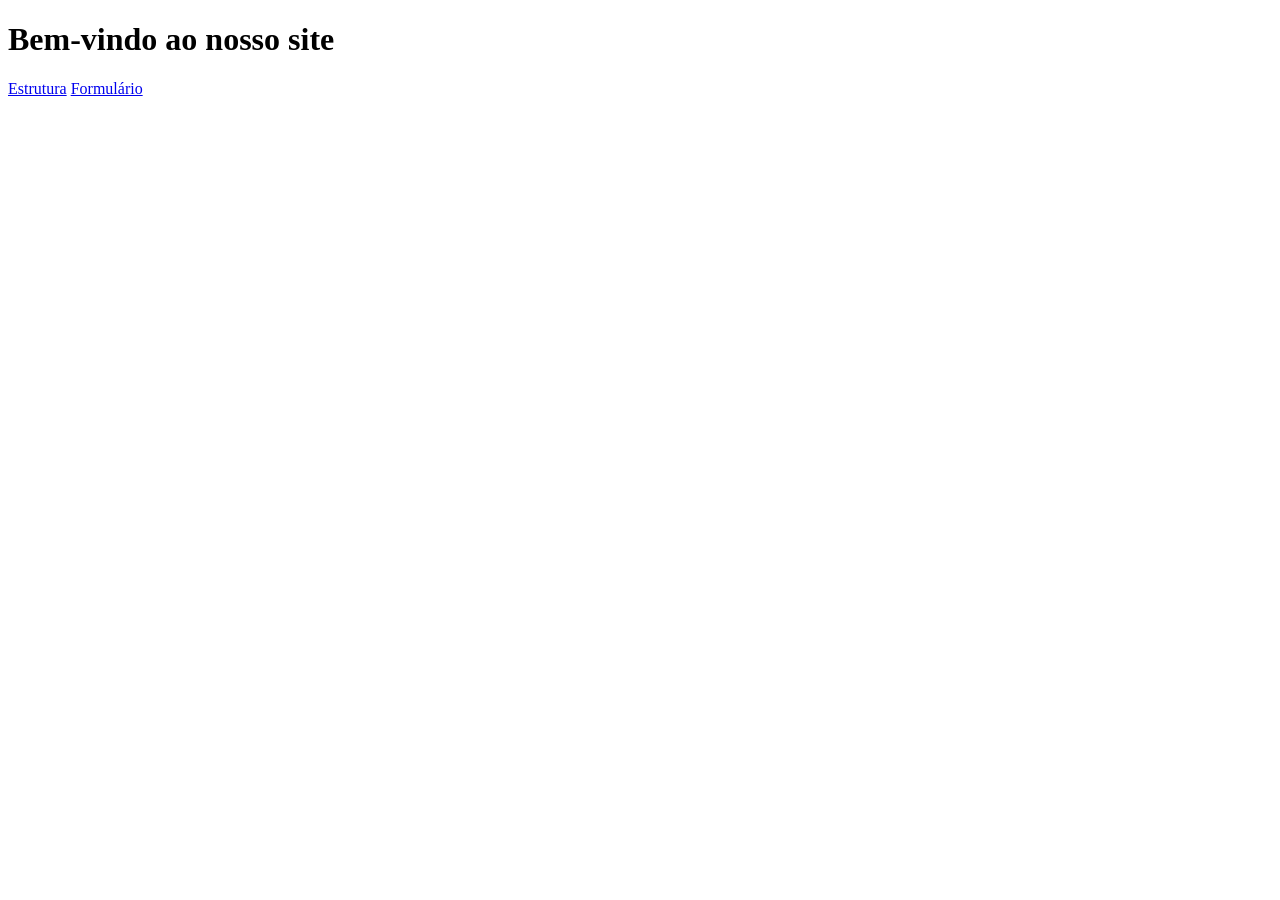
<file: Aula01/index.html>
<!DOCTYPE html>
<html lang="pt-br">

<head>
    <meta charset="UTF-8">
    <meta name="viewport" content="width=device-width, initial-scale=1.0">
    <title>Document</title>
</head>

<body>
    <h1>Bem-vindo ao nosso site</h1>
    <a href="estrutura.html">Estrutura</a>
    <a href="form.html">Formulário</a>
</body>

</html>
</file>
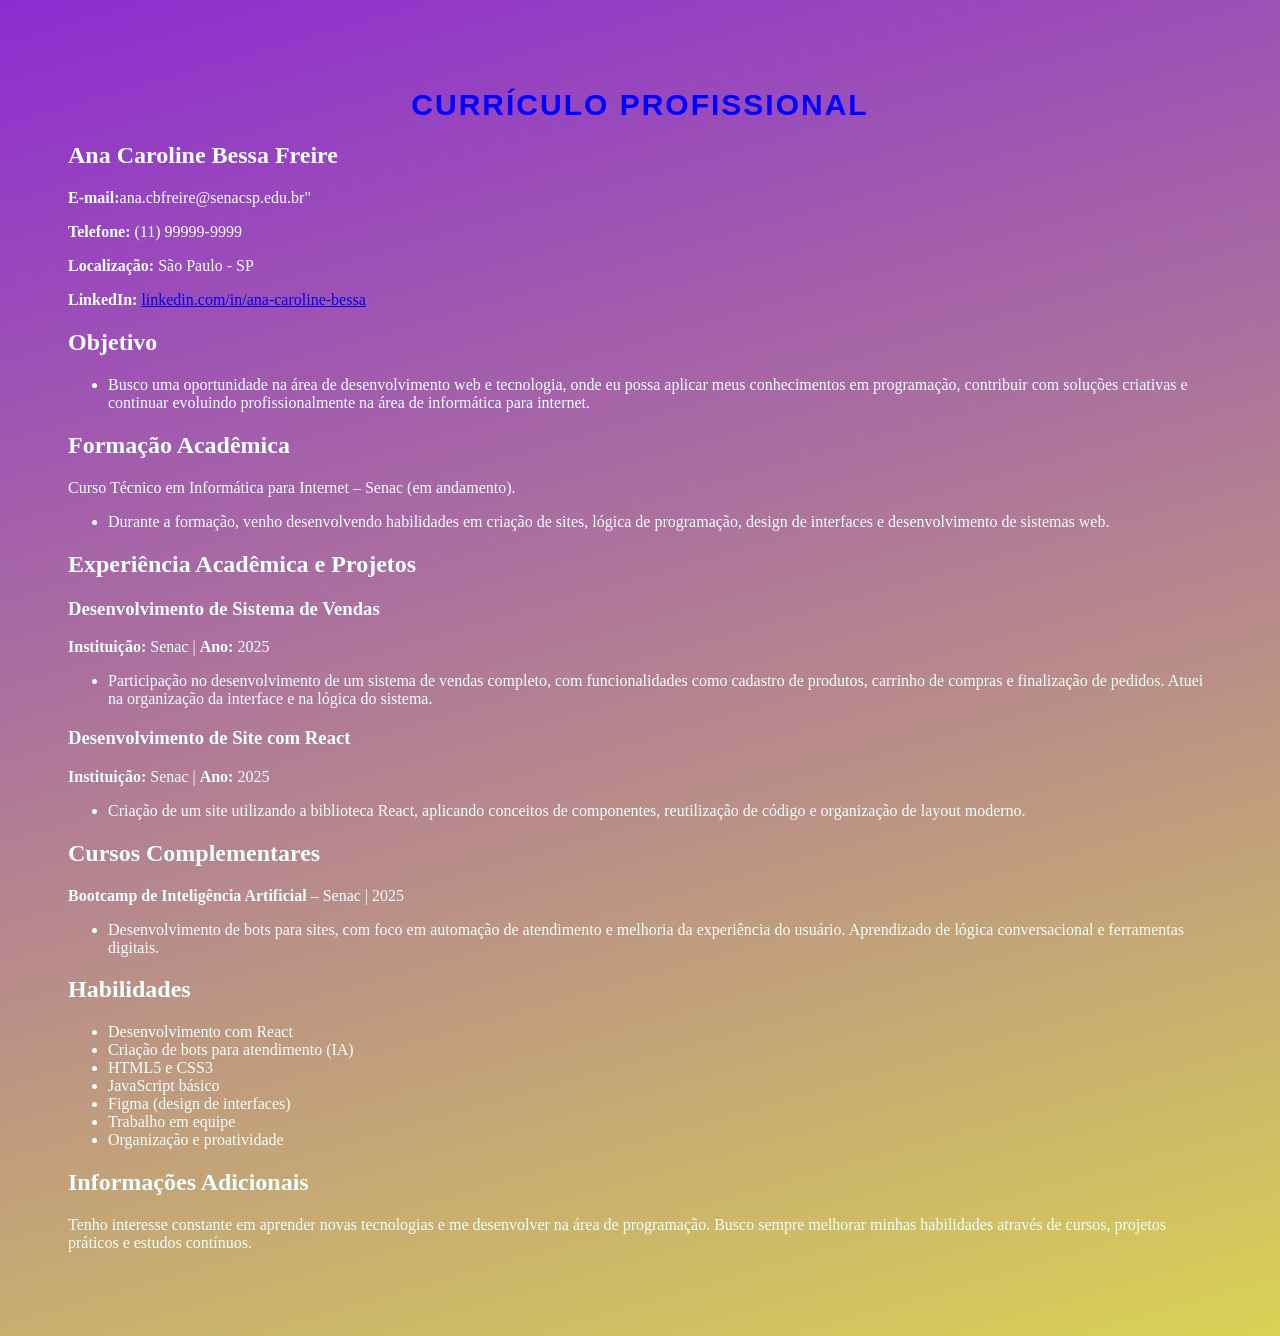
<file: Aula01/exercicio/index.html>
<!DOCTYPE html>
<html lang="pt-br">

<head>
    <meta charset="UTF-8">
    <meta name="viewport" content="width=device-width, initial-scale=1.0">
    <title>Currículo - Ana Caroline</title>
    <style>
        body {
            background: #8c2cd1;
            background: linear-gradient(164deg, rgba(140, 44, 209, 1) 0%, rgba(217, 210, 85, 1) 100%);
            color: azure;
            padding: 60px;
        }

        h1 {
            color: blue;
            font-size: 30px;
            font-family: "Arial";
            letter-spacing: 2px;
            font-weight: 900;
            text-transform: uppercase;

        }

        header h1 {
            text-align: center;

        }
    </style>
</head>

<body>

    <header>
        <h1>Currículo Profissional</h1>
    </header>

    <main>
        <section>
            <h2>
                Ana Caroline Bessa Freire</h2>
            <p><strong>E-mail:</strong>ana.cbfreire@senacsp.edu.br" </p>
            <p><strong>Telefone:</strong> (11) 99999-9999</p>
            <p><strong>Localização:</strong> São Paulo - SP</p>
            <p>
                <strong>LinkedIn:</strong>
                <a href="https://www.linkedin.com/in/ana-caroline-bessa-072845394/" target="_blank">
                    linkedin.com/in/ana-caroline-bessa
                </a>
            </p>
        </section>

        <section>
            <h2>Objetivo</h2>
            <p>
                <ul>
                    <li>Busco uma oportunidade na área de desenvolvimento web e tecnologia, onde eu possa aplicar
                        meus conhecimentos em programação, contribuir com soluções criativas e continuar evoluindo
                        profissionalmente na área de informática para internet.</li>
                </ul>

            </p>
        </section>

        <section>
            <h2>Formação Acadêmica</h2>
            <p>
                Curso Técnico em Informática para Internet – Senac (em andamento).
            </p>
            <p>
                <ul>
                    <li>Durante a formação, venho desenvolvendo habilidades em criação de sites, lógica de programação,
                        design de interfaces e desenvolvimento de sistemas web.</li>
                </ul>

            </p>
        </section>

        <section>
            <h2>Experiência Acadêmica e Projetos</h2>

            <article>
                <h3>Desenvolvimento de Sistema de Vendas</h3>
                <p><strong>Instituição:</strong> Senac | <strong>Ano:</strong> 2025</p>
                <p>
                    <ul>
                        <li>Participação no desenvolvimento de um sistema de vendas completo, com funcionalidades
                            como cadastro de produtos, carrinho de compras e finalização de pedidos.
                            Atuei na organização da interface e na lógica do sistema.</li>
                    </ul>

                </p>
            </article>

            <article>
                <h3>Desenvolvimento de Site com React</h3>
                <p><strong>Instituição:</strong> Senac | <strong>Ano:</strong> 2025</p>
                <p>
                    <ul>
                        <li>Criação de um site utilizando a biblioteca React, aplicando conceitos de componentes,
                            reutilização de código e organização de layout moderno.</li>
                    </ul>

                </p>
            </article>

        </section>

        <section>
            <h2>Cursos Complementares</h2>
            <p><strong>Bootcamp de Inteligência Artificial</strong> – Senac | 2025</p>
            <p>
                <ul>
                    <li>Desenvolvimento de bots para sites, com foco em automação de atendimento e melhoria da
                        experiência do usuário. Aprendizado de lógica conversacional e ferramentas digitais.</li>
                </ul>

            </p>
        </section>

        <section>
            <h2>Habilidades</h2>
            <ul>
                <li>Desenvolvimento com React</li>
                <li>Criação de bots para atendimento (IA)</li>
                <li>HTML5 e CSS3</li>
                <li>JavaScript básico</li>
                <li>Figma (design de interfaces)</li>
                <li>Trabalho em equipe</li>
                <li>Organização e proatividade</li>
            </ul>
        </section>

        <section>
            <h2>Informações Adicionais</h2>
            <p>
                Tenho interesse constante em aprender novas tecnologias e me desenvolver na área de programação.
                Busco sempre melhorar minhas habilidades através de cursos, projetos práticos e estudos contínuos.
            </p>
        </section>
    </main>

</body>

</html>
</file>
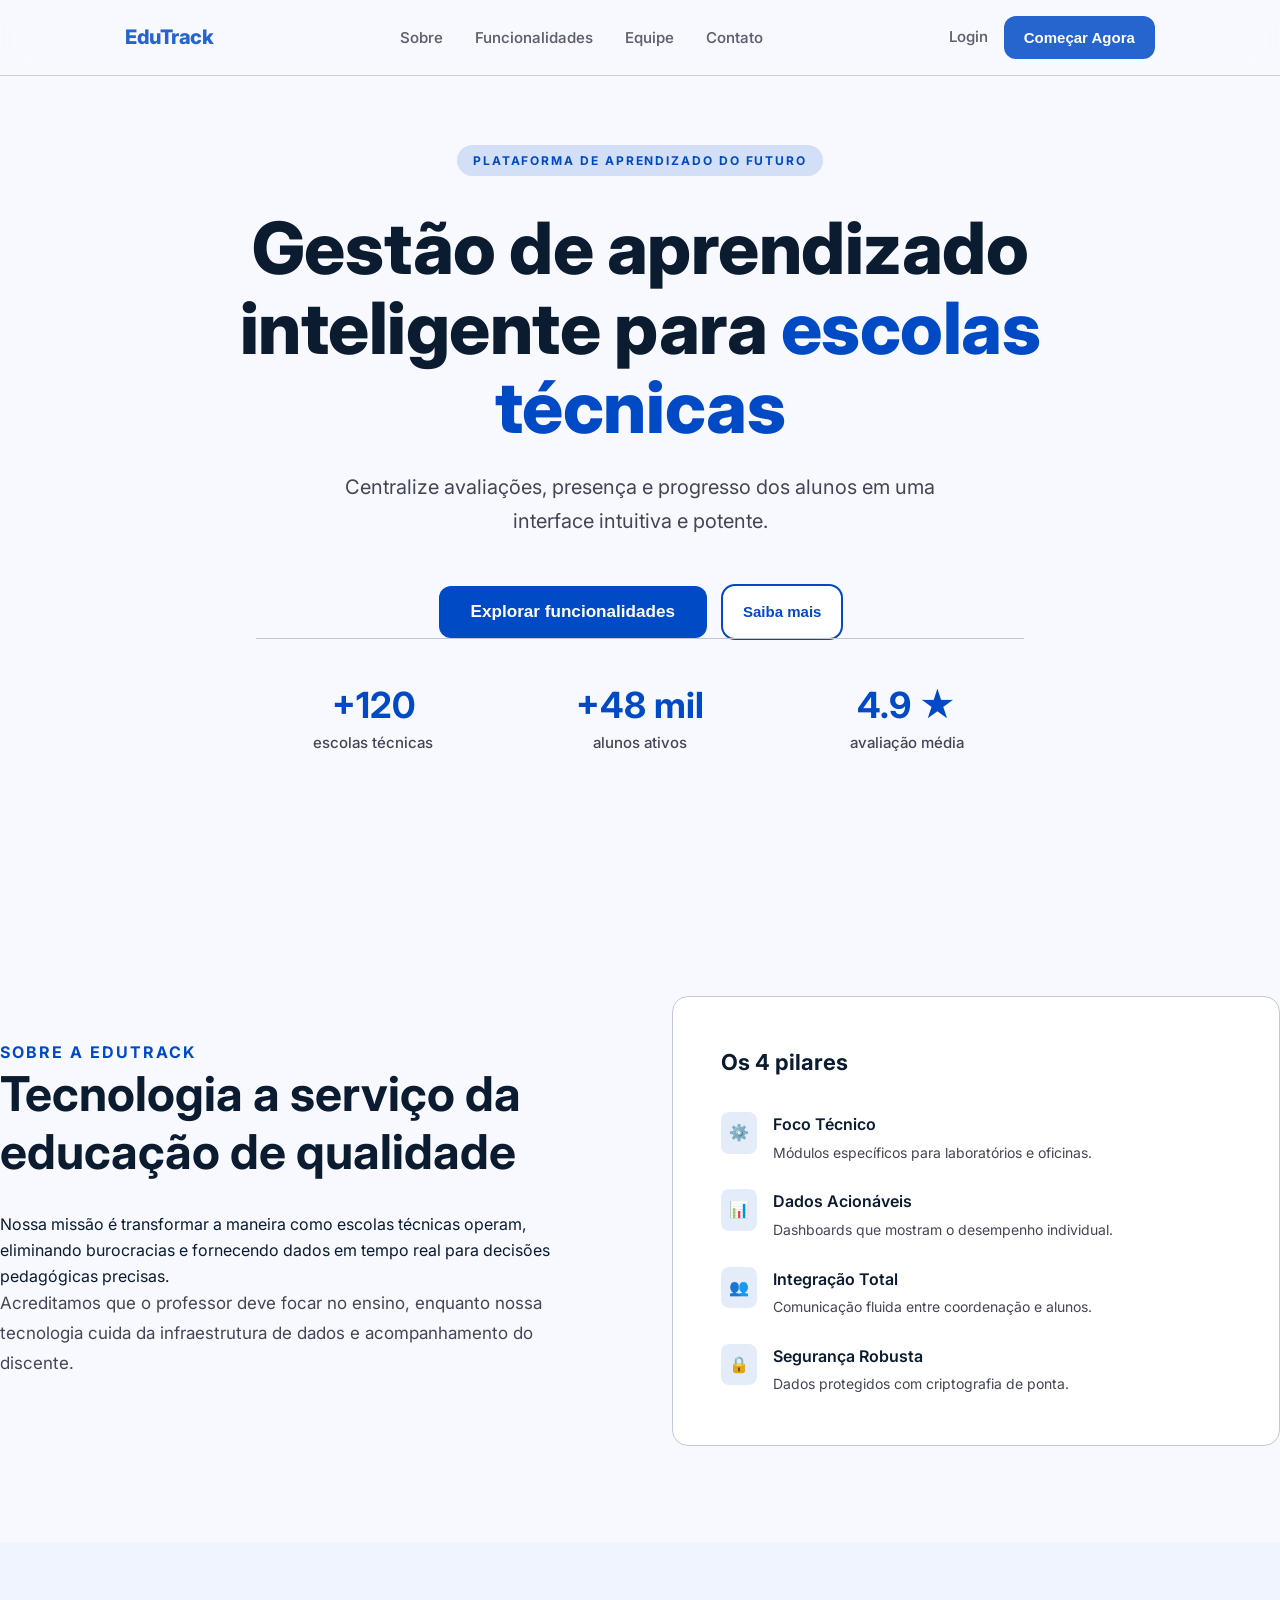
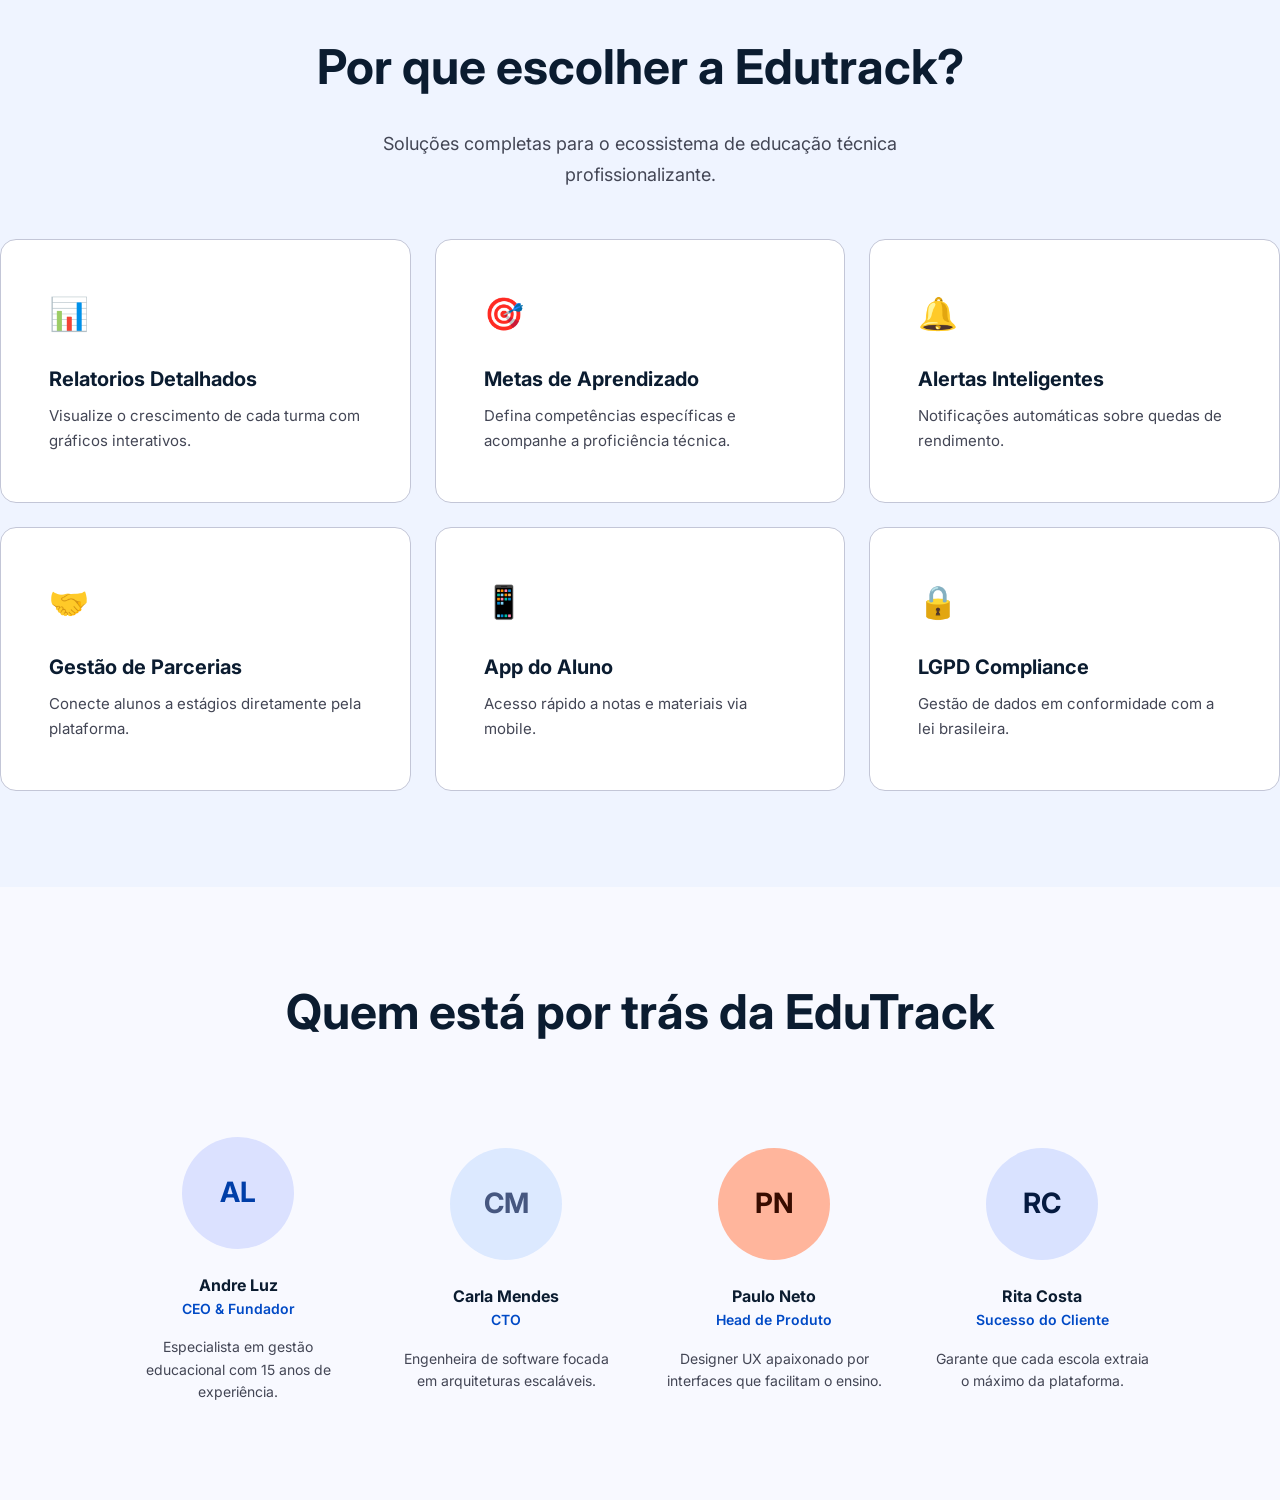
<file: aula04/landingPage/index.html>
<!DOCTYPE html>
<html lang="pt-br">

<head>
    <meta charset="UTF-8">
    <meta name="viewport" content="width=device-width, initial-scale=1.0">
    <link rel="preconnect" href="https://fonts.googleapis.com">
    <link rel="preconnect" href="https://fonts.gstatic.com" crossorigin>
    <link
        href="https://fonts.googleapis.com/css2?family=Inter:ital,opsz,wght@0,14..32,100..900;1,14..32,100..900&display=swap"
        rel="stylesheet">
    <link rel="stylesheet" href="style.css">
    <title>Landing Page EduTrack</title>
</head>

<body>
    <header class="navbar">
        <nav class="navbar-inner">
            <a href="#" class="navbar-logo">EduTrack</a>

            <ul class="navbar-links">
                <li><a href="#sobre">Sobre</a></li>
                <li><a href="#funcionalidades">Funcionalidades</a></li>
                <li><a href="#equipe">Equipe</a></li>
                <li><a href="#contato">Contato</a></li>
            </ul>
            <div class="navbar-botoes">
                <a href="#login" class="navbar-login-link">Login</a>
                <button class="navbar-button">Começar Agora</button>
            </div>


        </nav>

    </header>

    <main>
        <section class="hero">
            <span class="hero-label">Plataforma de Aprendizado do futuro</span>
            <h1 class="hero-titulo">Gestão de aprendizado inteligente para <span>escolas técnicas</span></h1>
            <p class="hero-subtitulo">Centralize avaliações, presença e progresso dos alunos em uma interface intuitiva
                e potente.</p>
            <div class="hero-botoes">
                <button class="btn-funcionalidades">Explorar funcionalidades</button>
                <button class="btn-saiba-mais">Saiba mais</button>
            </div>
            <div class="hero-estatisticas">
                <div class="hero-estatisticas-item">
                    <span class="dados-numeros">+120</span>
                    <span class="dados-descricao">escolas técnicas</span>
                </div>
                <div class="hero-estatisticas-item">
                    <span class="dados-numeros">+48 mil</span>
                    <span class="dados-descricao">alunos ativos</span>
                </div>
                <div class="hero-estatisticas-item">
                    <span class="dados-numeros">4.9 ★</span>
                    <span class="dados-descricao">avaliação média</span>
                </div>
            </div>
        </section>

        <section class="sobre">

            <div class="container">

                <div class="sobre-texto">

                    <span>Sobre a Edutrack</span>

                    <h2>Tecnologia a serviço da educação de qualidade</h2>



                    <p class="class-sobre-paragrafo">Nossa missão é transformar a maneira como escolas
                        técnicas operam, eliminando burocracias e fornecendo dados em tempo real para decisões
                        pedagógicas precisas.

                    </p>



                    <p class="sobre-paragrafo">Acreditamos que o professor deve focar no ensino,
                        enquanto nossa tecnologia cuida da infraestrutura de dados e acompanhamento do discente.</p>



                </div>




                <!-- Início da Segunda coluna ->coluna dos pilares -->

                <div class="sobre-pilares">



                    <h3 class="sobre-pilares-titulo">Os 4 pilares</h3>




                    <ul class="pilares-lista">

                        <li class="pilar">

                            <div class="pilar-icone">⚙️</div>

                            <div>

                                <strong class="pilar-titulo">Foco Técnico</strong>

                                <span class="pilar-descricao">Módulos específicos para laboratórios
                                    e oficinas.</span>

                            </div>

                        </li>



                        <li class="pilar">

                            <div class="pilar-icone">📊</div>

                            <div>

                                <strong class="pilar-titulo">Dados Acionáveis</strong>

                                <span class="pilar-descricao">Dashboards que mostram o desempenho
                                    individual.</span>

                            </div>

                        </li>



                        <li class="pilar">

                            <div class="pilar-icone">👥</div>

                            <div>

                                <strong class="pilar-titulo">Integração Total</strong>

                                <span class="pilar-descricao">Comunicação fluida entre coordenação e
                                    alunos.</span>

                            </div>

                        </li>



                        <li class="pilar">

                            <div class="pilar-icone">🔒</div>

                            <div>

                                <strong class="pilar-titulo">Segurança Robusta</strong>

                                <span class="pilar-descricao">Dados protegidos com criptografia de
                                    ponta.</span>

                            </div>

                        </li>

                    </ul>



        </section>

        <section class="solucoes">

            <div class="container">

                <header class="solucoes-header">
                    <h2>Por que escolher a Edutrack?</h2>
                    <p class="solucoes-descricao">Soluções completas para o ecossistema de educação técnica
                        profissionalizante.</p>
                </header>

                <div class="cards-grid">

                    <div class="card">
                        <div class="card-icone">📊</div>
                        <div class="card-titulo">Relatorios Detalhados</div>
                        <p class="card-descricao">Visualize o crescimento de cada turma com gráficos interativos.</p>
                    </div>

                    <div class="card">
                        <div class="card-icone">🎯</div>
                        <div class="card-titulo">Metas de Aprendizado</div>
                        <p class="card-descricao">Defina competências específicas e acompanhe a proficiência técnica.
                        </p>
                    </div>

                    <div class="card">
                        <div class="card-icone">🔔</div>
                        <div class="card-titulo">Alertas Inteligentes</div>
                        <p class="card-descricao">Notificações automáticas sobre quedas de rendimento.</p>
                    </div>

                    <div class="card">
                        <div class="card-icone">🤝</div>
                        <div class="card-titulo">Gestão de Parcerias</div>
                        <p class="card-descricao">Conecte alunos a estágios diretamente pela plataforma.</p>
                    </div>

                    <div class="card">
                        <div class="card-icone">📱</div>
                        <div class="card-titulo">App do Aluno</div>
                        <p class="card-descricao">Acesso rápido a notas e materiais via mobile.</p>
                    </div>

                    <div class="card">
                        <div class="card-icone">🔒</div>
                        <div class="card-titulo">LGPD Compliance</div>
                        <p class="card-descricao">Gestão de dados em conformidade com a lei brasileira.</p>
                    </div>
                </div>

            </div>

        </section>

        <section class="equipe">

            <div class="container-equipe">
                <h2>Quem está por trás da EduTrack</h2>

                <div class="dados-equipe">

                    <div class="membro-equipe">

                        <div class="avatar" style="background-color: #dbe1ff; color: #003ea8;">AL</div>
                        <h4>Andre Luz</h4>
                        <span class="membro-cargo">CEO & Fundador</span>
                        <p class="membro-descricao">
                            Especialista em gestão educacional com 15 anos de experiência.
                        </p>
                    </div>




                    <div class="membro-equipe">

                        <div class="avatar" style="background-color: #dce9ff; color: #465780 ;">CM</div>
                        <h4>Carla Mendes</h4>
                        <span class="membro-cargo">CTO</span>
                        <p class="membro-descricao">
                            Engenheira de software focada em arquiteturas escaláveis.
                        </p>
                    </div>




                    <div class="membro-equipe">

                        <div class="avatar" style="background-color:#ffb59c ; color:#380c00 ;">PN</div>
                        <h4>Paulo Neto</h4>
                        <span class="membro-cargo">Head de Produto</span>
                        <p class="membro-descricao">
                            Designer UX apaixonado por interfaces que facilitam o ensino.
                        </p>
                    </div>



                    <div class="membro-equipe">

                        <div class="avatar" style="background-color: #d9e2ff; color: #051a40;">RC</div>
                        <h4>Rita Costa</h4>
                        <span class="membro-cargo">Sucesso do Cliente</span>
                        <p class="membro-descricao">
                            Garante que cada escola extraia o máximo da plataforma.
                        </p>
                    </div>
                </div>

            </div>

        </section>

    </main>

</body>

</html>
</file>
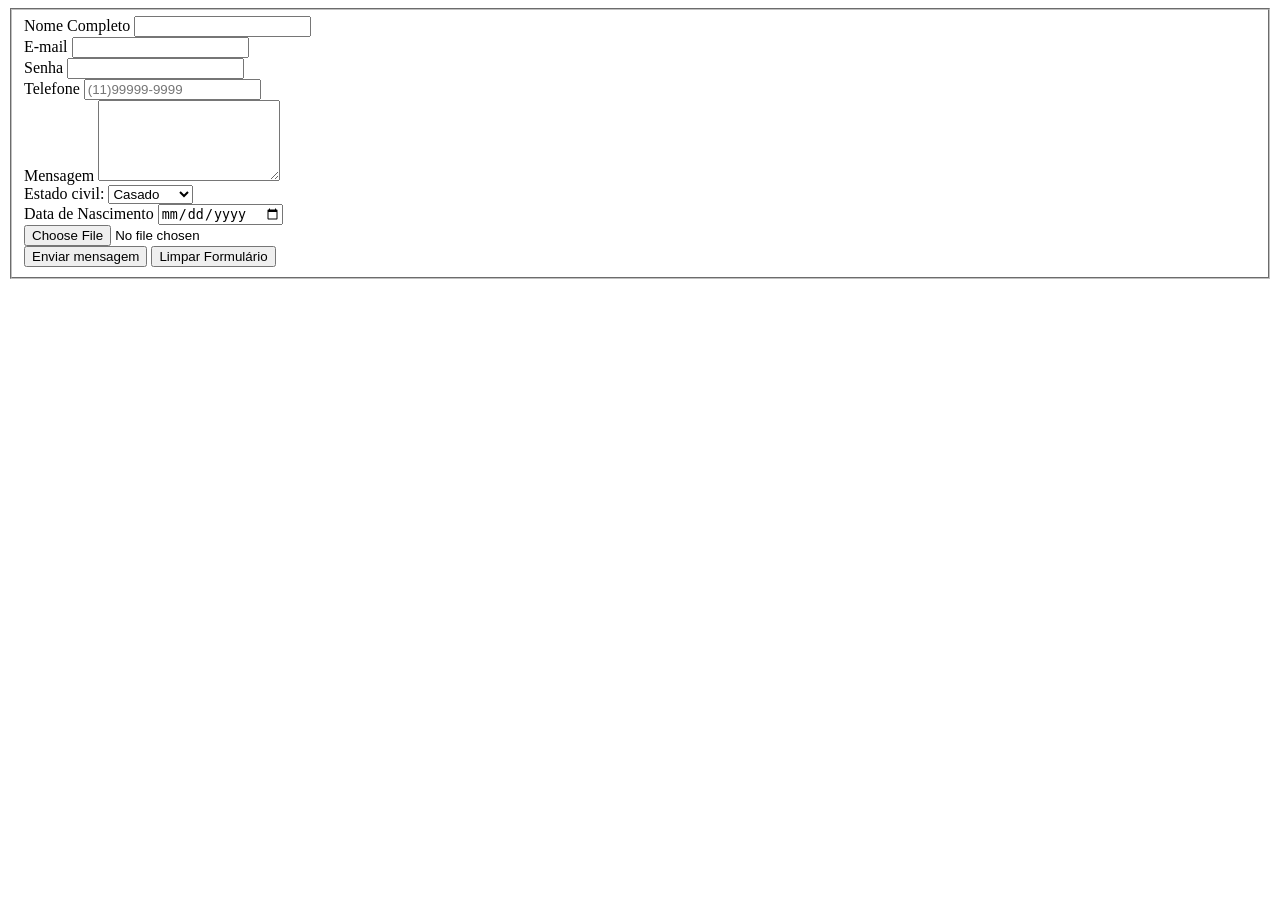
<file: Aula01/form.html>
<!DOCTYPE html>
<html lang="pt-br">

<head>
    <meta charset="UTF-8">
    <meta name="viewport" content="width=device-width, initial-scale=1.0">
    <title>Document</title>
</head>

<body>
    <form>
        <fieldset>
            <!-- Agrupar dados -->
            <div>
                <label for="nomeCompleto">Nome Completo</label>
                <input required type="text" name="nomeCompleto" id="nomeCompleto">
                <!-- Padrão de nomenclatura: nomeCompleto -> camelCase -->
            </div>

            <div>
                <label for="email">E-mail</label>
                <input required type="email" name="email" id="email">
            </div>

            <div>
                <label for="senha">Senha</label>
                <input required type="password" name="senha" id="senha">
            </div>

            <div>
                <label for="telefone">Telefone</label>
                <input required type="tel" name="telefone" id="telefone" placeholder="(11)99999-9999">
            </div>

            <div>
                <label for="mensagem">Mensagem</label>
                <textarea name="mensagem" rows="5" id="mensagem"></textarea>
            </div>

            <div>
                <label for="estadoCivil">Estado civil:</label>
                <select name="estadoCivil" id="estadoCivil">
                    <option value="casado">Casado</option>
                    <option value="solteiro">Solteiro</option>
                    <option value="viuvo">Viúvo</option>
                    <option value="divorciado">Divorciado</option>
                </select>
            </div>

            <div>
                <label for="dataNascimento">Data de Nascimento</label>
                <input type="date" name="dataNascimento" id="dataNascimento">
            </div>

            <div>
                <input type="file" name="arquivo" id="arquivo">
            </div>

            <button type="submit">Enviar mensagem</button>
            <button type="reset">Limpar Formulário</button>
        </fieldset>
    </form>
</body>

</html>
</file>
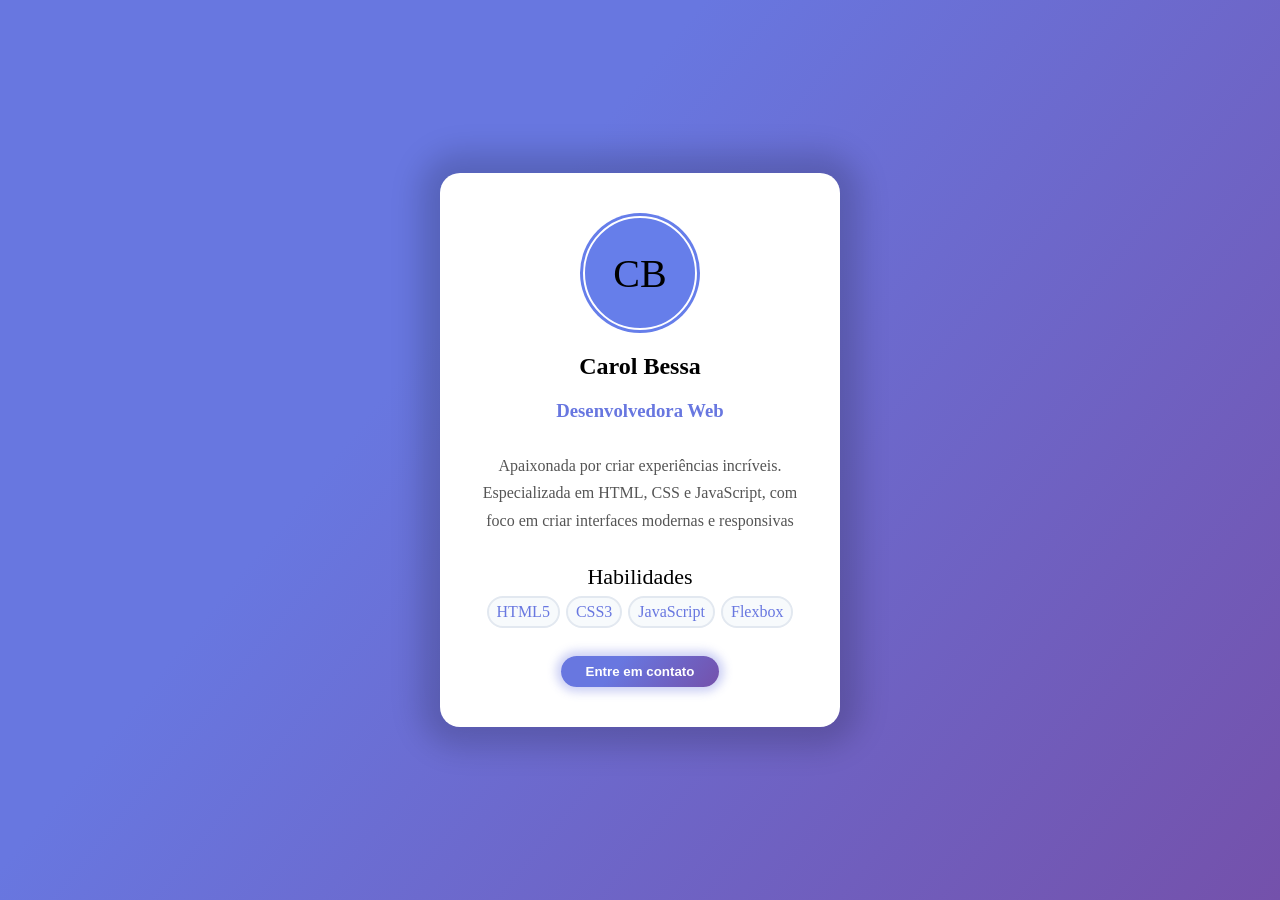
<file: Aula01/exercicio/exercicioCard.html>
<!DOCTYPE html>
<html lang="pt-br">

<head>
    <meta charset="UTF-8">
    <meta name="viewport" content="width=device-width, initial-scale=1.0">
    <title>Exercicio Card - Flex Box</title>
    <link rel="stylesheet" href="style/style.css">
</head>

<body>
    <main>
        <header>
            <span class="perfil">
                <h1>CB</h1>
            </span>
            <h2>Carol Bessa</h2>
            <h3>Desenvolvedora Web</h3>
        </header>

        <article>
            <p>Apaixonada por criar experiências incríveis. Especializada em HTML, CSS e JavaScript, com foco em criar
                interfaces modernas e responsivas </p>
        </article>

        <article>
            <h4>Habilidades</h4>
            <ul>
                <li>HTML5</li>
                <li>CSS3</li>
                <li>JavaScript</li>
                <li>Flexbox</li>
            </ul>
        </article>

        <button>Entre em contato</button>
    </main>



</body>

</html>
</file>
<file: aula04/landingPage/style.css>
* {
   margin: 0;
   padding: 0;
   box-sizing: border-box; 
}

/* Declarando variáveis CSS */
:root {
    /* Cores da Landing Page */
--cor-primaria: #004AC6;
--cor-primaria-hover: #003EA8;
--cor-fundo: #F8F9FF;
--cor-branca: #FFFFFF;
--cor-fundo-secundario: #EFF4FF;
--cor-texto: #0B1C30;
--cor-texto-suave: #434655;
--cor-borda: #C3C6D7;

/* Tipografia */
--fonte-principal: 'Inter';

/* Espaçamento */
--espaco-xs: 0.5rem; 
--espaco-sm: 1rem;
--espaco-md: 1.5rem;
--espaco-lg: 2rem;
--espaco-xl: 3rem;
--espaco-xxl: 6rem;

/* Bordas arredondadas */
--raio-sm: 0.5rem;
--raio-md: 0.75rem;
--raio-lg: 1rem;
}

body {
    font-family: var(--fonte-principal);
    background-color: var(--cor-fundo);
    color: var(--cor-texto);
    line-height: 1.6;
}

h2{

font-size: clamp(1.75rem, 3rem, 3rem);
font-weight: 700;
line-height: 1.2;
color: var(--cor-texto);
margin-bottom: var(--espaco-lg);


}

.navbar {
    position: fixed; /* Mantém a navbar fixa no topo da página */
    top: 0;
    left: 0;
    width: 100%;
    z-index: 99999; /* Garante que a navbar fique acima de outros elementos */
    background-color: var(--cor-fundo);
    opacity: 0.85; /* Adiciona um pouco de transparência para destacar o conteúdo */
    backdrop-filter: blur(12px); /* Adiciona um efeito de desfoque para melhorar a legibilidade */
    border-bottom: 1px solid var(--cor-borda);
}

.navbar-inner {
    display: flex; /* Deixa em linha os itens da navbar */
    justify-content: space-around; /* Distribui os itens com espaço ao redor */
    align-items: center; /* Alinha os itens verticalmente */
    max-width: 1280px; /* Limita a largura máxima da navbar */
    margin: 0 auto; /* Centraliza a navbar horizontalmente */
    padding: var(--espaco-sm) var(--espaco-lg); /* Espaçamento interno da navbar */
}

.navbar-logo {
    font-size: 1.25rem; /* Tamanho da logo */
    font-weight: 800; /* Negrito para destacar a logo */
    color: var(--cor-primaria); /* Cor da logo */
    text-decoration: none; /* Remove sublinhado */
    letter-spacing: -0.03rem; /* Ajusta o espaçamento entre letras para um visual mais compacto */
}

.navbar-links {
    display: flex; /* Deixa os links em linha */
    list-style: none; /* Remove marcadores de lista */
    gap: var(--espaco-lg);  /* Espaçamento entre os links */
}

.navbar-links a {
    text-decoration: none; /* Remove sublinhado dos links */
    color: var(--cor-texto-suave);
    font-size: 0.9375rem;
    font-weight: 550; /* Peso médio para os links */

}

/* Comportamento quando o mouse passa sobre os links da navbar */
.navbar-links a:hover {
    color: var(--cor-primaria);
    
}

.navbar-botoes {
    display: flex; /* Deixa os botões em linha */
    align-items: center; /* Alinha os botões verticalmente */
    gap: var(--espaco-sm); /* Espaçamento entre os botões */
    
}

.navbar-button {
    background-color: var(--cor-primaria); /* Cor de fundo do botão */
    color: var(--cor-branca); /* Cor do texto do botão */
    border: none; /* Remove borda padrão */
    font-size: 0.9375rem; /* Tamanho da fonte do botão */
    font-weight: 700; /* Negrito para destacar o botão */
    padding: 0.8rem 1.25rem; /* Espaçamento interno do botão */
    border-radius: var(--raio-md); /* Bordas arredondadas */
    cursor: pointer; /* Cursor de ponteiro para indicar que é clicável */
    transition: all 0.15s ease; /* Transição suave para as alterações de estilo */
}

/* Dentro do hover so adicionamos o que sera alterado */
.navbar-button:hover {
    background-color: var(--cor-primaria-hover); /* Cor de fundo do botão ao passar o mouse */
    transform: scale(1.05); /* Leve aumento de tamanho para dar um efeito de destaque */
}

.navbar-login-link {
    text-decoration: none; /* Remove sublinhado do link de login */
    color: var(--cor-texto-suave); /* Cor do link de login */
    font-weight: 550; /* Peso médio para o link de login */
    font-size: 0.9375rem; /* Tamanho da fonte do link de login */
}

.navbar-login-link:hover {
    color: var(--cor-primaria-hover); /* Cor do link de login ao passar o mouse */
}

.hero {
    min-height: 100vh; /* vh- viewport height - altura da tela */
    display: flex; /* Deixa os itens em linha */
    flex-direction: column; /* Organiza os itens em coluna */
    align-items: center; /* Alinha os itens horizontalmente */
    justify-content: center; /* Alinha os itens verticalmente */
    padding: var(--espaco-lg) var(--espaco-xxl);/* Espaçamento interno da seção hero */
}

.hero-label {
    display: inline-block; /* Permite que o label tenha um tamanho definido */
    background-color: color-mix(in srgb, var(--cor-primaria) 15%, transparent);
    text-transform: uppercase;
    color: var(--cor-primaria);
    font-size: 0.75rem; /* Tamanho da fonte do label */
    font-weight: 700;
    letter-spacing: 0.12rem; /* Aumenta o espaçamento entre letras para um visual mais moderno */
    padding: 0.375rem 1rem; /* Espaçamento interno do label */
    border-radius: var(--raio-lg); /* Bordas arredondadas para o label */
    margin-bottom: var(--espaco-lg); /* Espaçamento abaixo do label */
}

.hero-titulo {
    font-size: clamp(2.5rem, 5.7rem, 4.5rem); /* clamp(minimo, ideal, maximo) - Nunca menor que o mínimo, nunca maior que o máximo, ideal para responsividade */
    font-weight: 800; /* Negrito para destacar o título */
    line-height: 1.1; /* Altura da linha para melhorar a legibilidade do título */
    letter-spacing: -0.03rem; /* Ajusta o espaçamento entre letras para um visual mais compacto */
    color: var(--cor-texto); /* Cor do título */
    max-width: 56rem; /* Limita a largura máxima do título para melhorar a legibilidade */
    text-align: center; /* Centraliza o texto do título */ 
    margin-bottom: var(--espaco-md); /* Espaçamento abaixo do título */
}

.hero-titulo span {
    color: var(--cor-primaria); 
}

.hero-subtitulo {
    font-size: clamp(1rem, 1.875rem, 1.25rem);
    color: var(--cor-texto-suave); /* Cor do subtítulo */
    max-width: 42rem;
    line-height: 1.7;
    margin-bottom: var(--espaco-xl);
    text-align: center; 
}

.hero-botoes {
    display: flex; /* Deixa os botões em linha */
    gap: var(--espaco-sm); /* Espaçamento entre os botões */
}


.btn-funcionalidades {
    background-color: var(--cor-primaria); /* Cor de fundo do botão */
    color: var(--cor-branca); /* Cor do texto do botão */
    border: none; /* Remove borda padrão */
    font-size: 1.07rem; /* Tamanho da fonte do botão */
    font-weight: 700; /* Negrito para destacar o botão */
    padding: 1rem 2rem; /* Espaçamento interno do botão */
    border-radius: var(--raio-md); /* Bordas arredondadas */
    cursor: pointer; /* Cursor de ponteiro para indicar que é clicável */
    transition: all 0.15s ease; /* Transição suave para as alterações de estilo */
}

.btn-funcionalidades:hover {
 background-color: var(--cor-primaria-hover); /* Cor de fundo do botão ao passar o mouse */
    transform: scale(1.05); /* Leve aumento de tamanho para dar um efeito de destaque */

}

.btn-saiba-mais {
    background-color: var(--cor-branca); /* Cor de fundo do botão */
    outline: 2px solid var(--cor-primaria);
    color: var(--cor-primaria); /* Cor do texto do botão */
    border: none; /* Remove borda padrão */
    font-size: 0.9375rem; /* Tamanho da fonte do botão */
    font-weight: 700; /* Negrito para destacar o botão */
    padding: 0.8rem 1.25rem; /* Espaçamento interno do botão */
    border-radius: var(--raio-md); /* Bordas arredondadas */
    cursor: pointer; /* Cursor de ponteiro para indicar que é clicável */
    transition: all 0.15s ease; /* Transição suave para as alterações de estilo */
}

.btn-saiba-mais:hover {
    transform: scale(1.05);
}

.hero-estatisticas{
display:grid;
grid-template-columns:repeat(3, 1fr);
gap: var(--espaco-lg);
width:100%;
max-width: 48rem;
padding-top: var(--espaco-xl);
border-top: 1px solid var(--cor-borda);

 }



.hero-estatisticas-item{
display: flex;
flex-direction: column;
align-items: center;
gap: var(--espaco-xs);

 }



.dados-numeros{
font-size: 2.25rem;
color: var(--cor-primaria);
font-weight: 700;
line-height: 1;

 }



.dados-descricao{
font-size: 0.9375rem;
color: var(--cor-texto-suave);
font-weight: 500;

 }



.sobre{
padding: var(--espaco-xxl) 0;

 }



.sobre .container{
display: grid;
grid-template-columns: 1fr 1fr;
gap: 4rem;
align-items: center;
max-width: 1280px;
margin: 0 auto;

 }



.sobre-texto span{
text-transform: uppercase;
color: var(--cor-primaria);
font-weight: 700;
letter-spacing: 2px;
margin-bottom: var(--espaco-sm);

 }




.sobre-paragrafo{
font-size: 1.0625rem;
color: var(--cor-texto-suave);
line-height: 1.75;
margin-bottom: var(--espaco-md);

}

.sobre-pilares{
background-color: var(--cor-branca);
border: 1px solid var(--cor-borda);
border-radius: var(--raio-lg);
padding: var(--espaco-xl);

 }



.sobre-pilares-titulo{
font-size: 1.375rem;
font-weight: 700;
color: var(--cor-texto);
margin-bottom: var(--espaco-lg);

}



.pilares-lista{
list-style: none;
display: flex;
flex-direction: column;
gap: var(--espaco-md);

  }


.pilar{
display: flex;
align-items: start;
gap: var(--espaco-sm);
 }



.pilar-icone{
background-color: color-mix(in srgb, var(--cor-primaria) 10%, transparent) ;
padding: var(--espaco-xs);
border-radius: var(--raio-sm);

 }



.pilar-titulo{
display: block;
font-weight: 600;
color: var(--cor-texto);
margin-bottom: 2px;
 }


.pilar-descricao{
font-size: 0.875rem;
color: var(--cor-texto-suave);
line-height: 1.5;
}

/* Soluções */

.solucoes {
    background-color: var(--cor-fundo-secundario);
    padding: var(--espaco-xxl) 0;
}

.solucoes .container {
    max-width: 1280px;
    margin: 0 auto;
}

.solucoes-header {
    text-align: center;
    margin-bottom: var(--espaco-xl);
}

.solucoes-descricao {
    margin: 0 auto;
    text-align: center;
    font-size: 1.125rem;
    color: var(--cor-texto-suave);
    line-height: 1.75;
    max-width: 38rem;
}

.cards-grid {
    display: grid;
    grid-template-columns: repeat(auto-fill, minmax(400px, 1fr)); /* Garante que as colunas se ajustem automaticamente, com um mínimo de 250px e ocupando o espaço disponível */
    gap: var(--espaco-md);
}

.card {
    background-color: var(--cor-branca);
    border: 1px solid var(--cor-borda);
    border-radius: var(--raio-lg);
    padding: var(--espaco-xl);
    transition: transform 0.2s ease; /* Transição suave para o efeito de hover */;

}

.card:hover {
    transform: translateY(-5px); /* Leve elevação ao passar o mouse */
    box-shadow: 0 12px 40px #00000017;
    
}

.card-icone {
    font-size: 2rem;
    font-weight: 700;
    margin-bottom: var(--espaco-md);
}

.card-titulo {
    font-size: 1.25rem;
    font-weight: 700;
    color: var(--cor-texto);
    margin-bottom: var(--espaco-xs);
}

.card-descricao {
    font-size: 0.9375rem;
    color: var(--cor-texto-suave);
    line-height: 1.7;
}

/* Equipe */

.equipe {
    padding: var(--espaco-xxl) 0;
}

.container-equipe {
    max-width: 1280px;
    width: 100%;
    margin: 0 auto;
    text-align: center;
    
}

.dados-equipe {
    display: flex;
    flex-wrap: wrap;
    justify-content: center;
    gap: var(--espaco-xl);
    margin-top: var(--espaco-xxl);
}

.membro-equipe {
    width: 100%;
    max-width: 220px;
    align-items: center;
    justify-content: center;
    display: flex;
    flex-direction: column;
    
}

.avatar {
    width: 112px;
    height: 112px;
    display: flex;
    justify-content: center;
    align-items: center;
    font-size: 1.75rem;
    font-weight: 700;
    border-radius: 50%;
    margin-bottom: var(--espaco-md);
    transition: ease 0.3s;
}

.avatar:hover {
    transform: scale(1.2);
    transition: ease 0.3s;
}

.membro-cargo {
    font-size: 0.875rem;
    font-weight: 600;
    color: var(--cor-primaria);
    margin-bottom: var(--espaco-sm);
}

.membro-descricao {
    font-size: 0.875rem;
    color: var(--cor-texto-suave);
    
}
</file>
<file: Aula01/exercicio/style/style.css>
* {
    margin: 0;
    padding: 0;
    box-sizing: border-box;
}

body {
    background: linear-gradient(129deg,#6877e0 35%, #7451ab 100%);
    height: 100vh;
    display: flex;
    justify-content: center;
    align-items: center;
    font-family: 'Segoe UI';

}

main {
    display: flex;
    gap: 30px;
    flex-direction: column;
    align-items: center;
    background: #ffffff;
    max-width: 400px;
    padding: 40px;
    border-radius: 20px;
    box-shadow: 0 0 30px 20px #0000002c; /* 0 Offset-x  | 0 Offset-y | 0 Blur-radius | 0 Spread-radius | 0 Color */
}

header {
    display: flex;
    flex-direction: column;
    align-items: center;
    gap: 20px;
    
}

article {
    display: flex;
    flex-direction: column;
    align-items: center;
    gap: 8px;
}

.perfil {
    display: flex;
    justify-content: center;
    align-items: center;
    border-radius: 50%;
    background-color: #667eea;
    width: 120px;
    height: 120px;
    outline: 2px solid #ffffff;
    outline-offset: -5px;

}

h1 {
    font-weight: 500;
    font-size: 40px;
}

h3 {
    color: #6877e0;
    font-weight: 600;
}

h4 {
    font-size: 22px;
    font-weight: 500;
}

p {
    text-align: center;
    line-height: 1.7;
    color: #555;
}

ul {
    display: flex;
    gap: 10px;
}

ul li {
    list-style: none;
    background-color: #f7fafc;
    outline: 2px solid #e2e8f0;
    border-radius: 20px;
    padding: 5px 8px;
    color: #6877e0;
}

button {
    font-weight: 600;
    cursor: pointer;
    border-radius: 20px;
    padding: 8px 25px;
    color: #ffffff;
    border: none;
    box-shadow: 0px 0px 10px 5px #6876e055;
    background: linear-gradient(129deg,#6877e0 35%, #7451ab 100%);
    transition: all 0.7s ease;
    
}

button:hover {
    background: black;
    transform: scale(1.05);
}
</file>
